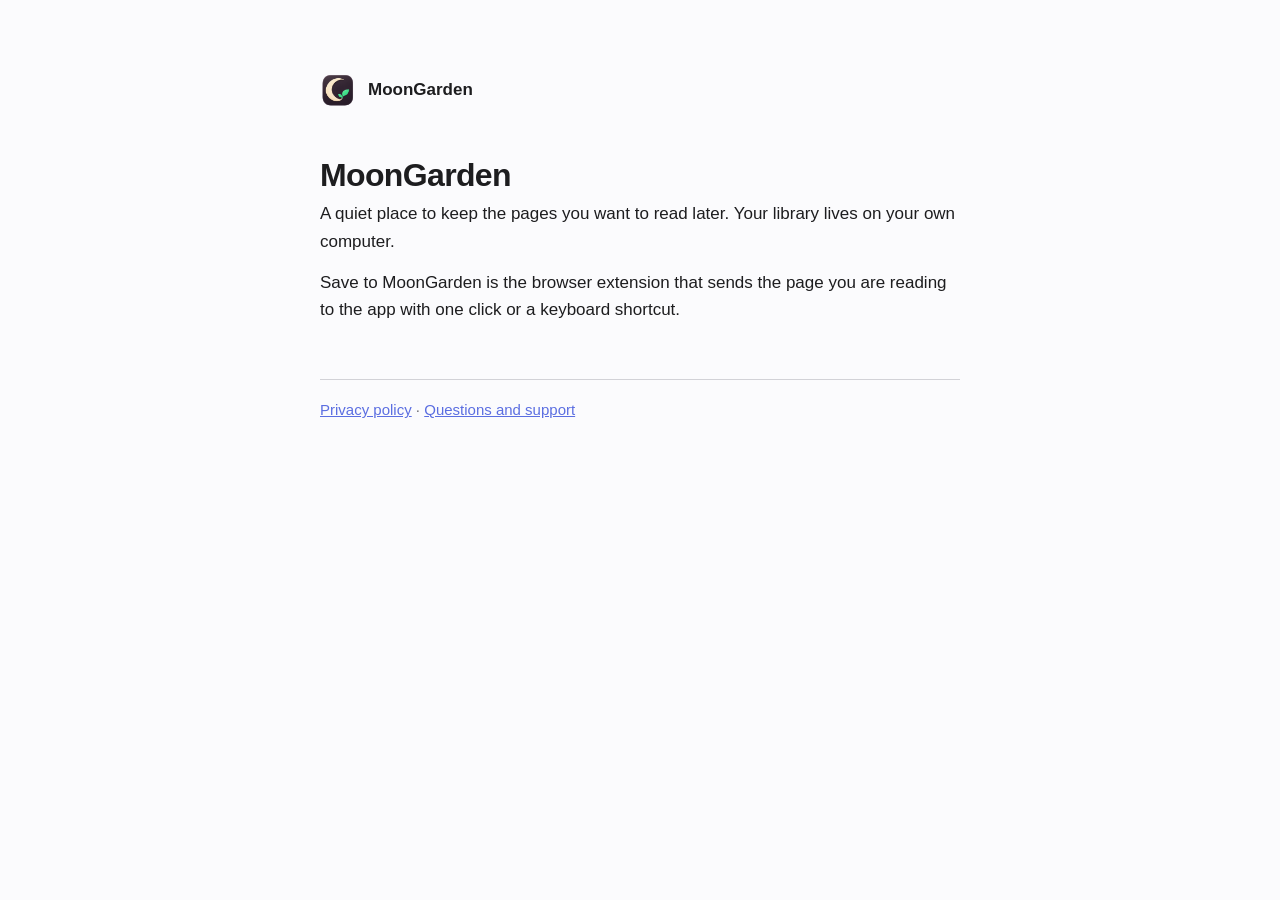
<file: index.html>
<!DOCTYPE html>
<html lang="en">
<head>
<meta charset="utf-8">
<meta name="viewport" content="width=device-width, initial-scale=1">
<title>MoonGarden</title>
<link rel="icon" href="icon.png">
<link rel="stylesheet" href="style.css">
</head>
<body>
<main>
<header><img src="icon.png" alt=""><a href="./">MoonGarden</a></header>
<h1>MoonGarden</h1>
<p>A quiet place to keep the pages you want to read later. Your library lives on your own computer.</p>
<p>Save to MoonGarden is the browser extension that sends the page you are reading to the app with one click or a keyboard shortcut.</p>
<footer class="dim"><a href="privacy/">Privacy policy</a> · <a href="https://github.com/tubuliferous/moongarden-site/issues">Questions and support</a></footer>
</main>
</body>
</html>
</file>
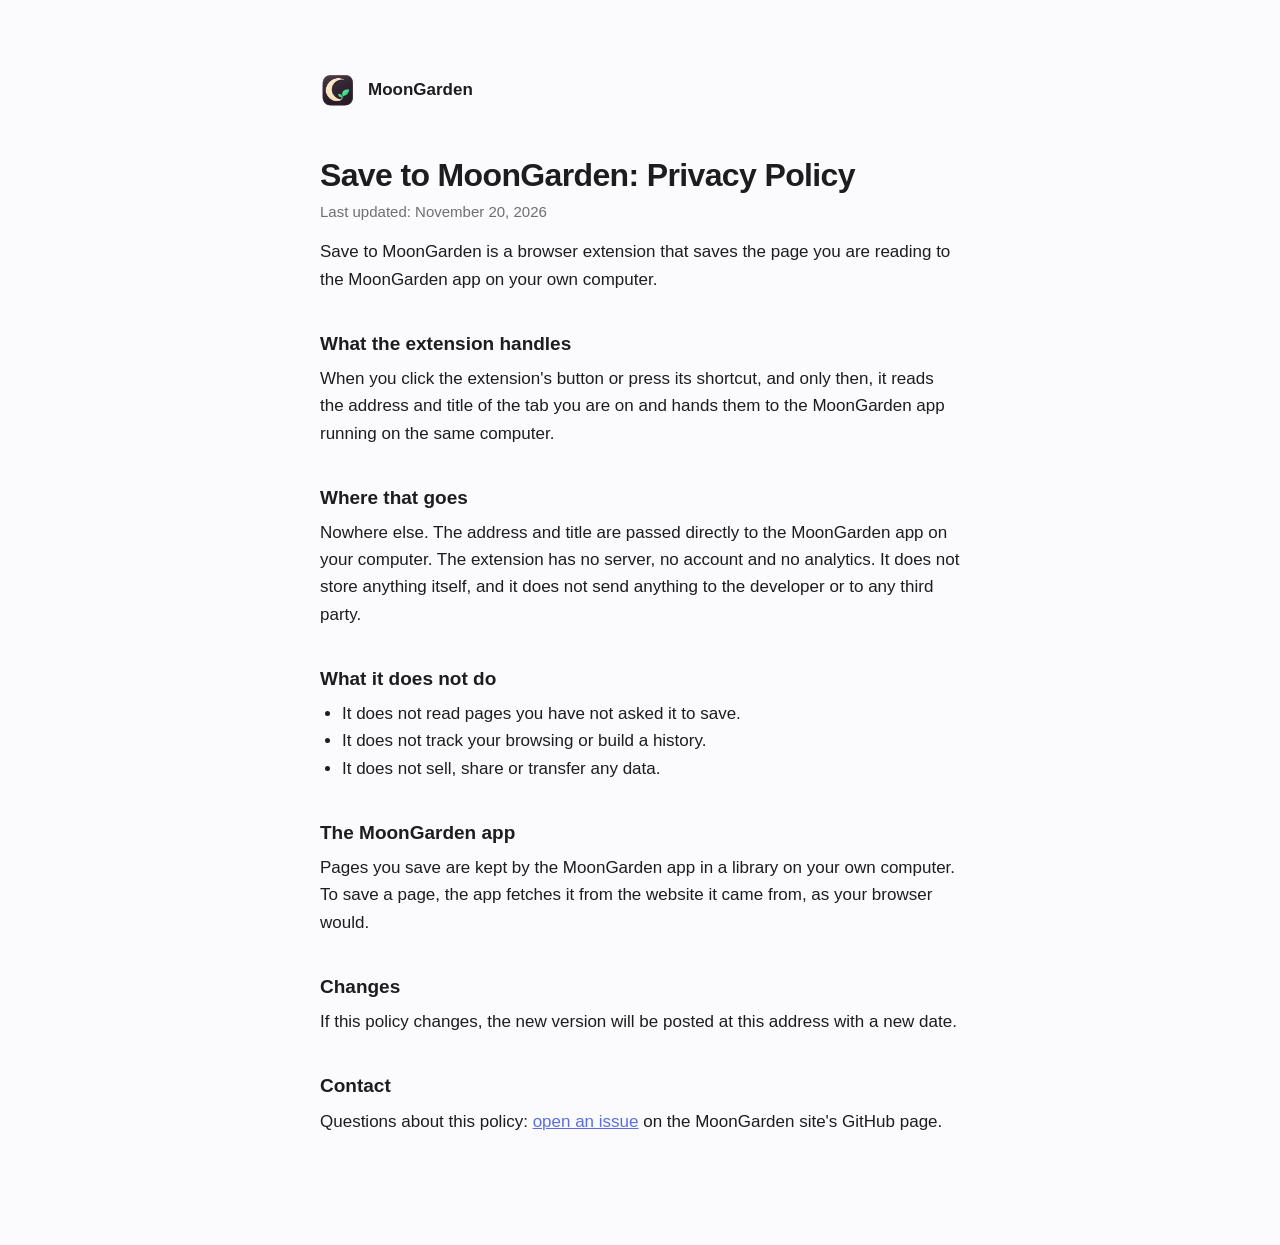
<file: privacy/index.html>
<!DOCTYPE html>
<html lang="en">
<head>
<meta charset="utf-8">
<meta name="viewport" content="width=device-width, initial-scale=1">
<title>Save to MoonGarden: Privacy Policy</title>
<link rel="icon" href="../icon.png">
<link rel="stylesheet" href="../style.css">
</head>
<body>
<main>
<header><img src="../icon.png" alt=""><a href="../">MoonGarden</a></header>
<h1>Save to MoonGarden: Privacy Policy</h1>
<p class="dim">Last updated: November 20, 2026</p>
<p>Save to MoonGarden is a browser extension that saves the page you are reading to the MoonGarden app on your own computer.</p>
<h2>What the extension handles</h2>
<p>When you click the extension's button or press its shortcut, and only then, it reads the address and title of the tab you are on and hands them to the MoonGarden app running on the same computer.</p>
<h2>Where that goes</h2>
<p>Nowhere else. The address and title are passed directly to the MoonGarden app on your computer. The extension has no server, no account and no analytics. It does not store anything itself, and it does not send anything to the developer or to any third party.</p>
<h2>What it does not do</h2>
<ul>
<li>It does not read pages you have not asked it to save.</li>
<li>It does not track your browsing or build a history.</li>
<li>It does not sell, share or transfer any data.</li>
</ul>
<h2>The MoonGarden app</h2>
<p>Pages you save are kept by the MoonGarden app in a library on your own computer. To save a page, the app fetches it from the website it came from, as your browser would.</p>
<h2>Changes</h2>
<p>If this policy changes, the new version will be posted at this address with a new date.</p>
<h2>Contact</h2>
<p>Questions about this policy: <a href="https://github.com/tubuliferous/moongarden-site/issues">open an issue</a> on the MoonGarden site's GitHub page.</p>
</main>
</body>
</html>
</file>
<file: style.css>
:root { color-scheme: light dark; --text: #1d1d1f; --dim: #6e6e73; --bg: #fbfbfd; --line: #d2d2d7; --accent: #5b6ee1; }
@media (prefers-color-scheme: dark) { :root { --text: #f5f5f7; --dim: #a1a1a6; --bg: #151517; --line: #38383d; --accent: #8e9cf5; } }
body { margin: 0; background: var(--bg); color: var(--text); font: 17px/1.6 -apple-system, BlinkMacSystemFont, "Segoe UI", Helvetica, Arial, sans-serif; }
main { max-width: 640px; margin: 0 auto; padding: 72px 24px 96px; }
header { display: flex; align-items: center; gap: 12px; margin-bottom: 48px; }
header img { width: 36px; height: 36px; }
header a { color: var(--text); text-decoration: none; font-weight: 600; }
h1 { font-size: 32px; line-height: 1.2; letter-spacing: -0.02em; margin: 0 0 6px; }
h2 { font-size: 19px; margin: 36px 0 6px; }
p, ul { margin: 0 0 14px; }
ul { padding-left: 22px; }
.dim { color: var(--dim); font-size: 15px; }
a { color: var(--accent); }
footer { margin-top: 56px; padding-top: 18px; border-top: 1px solid var(--line); }
</file>
